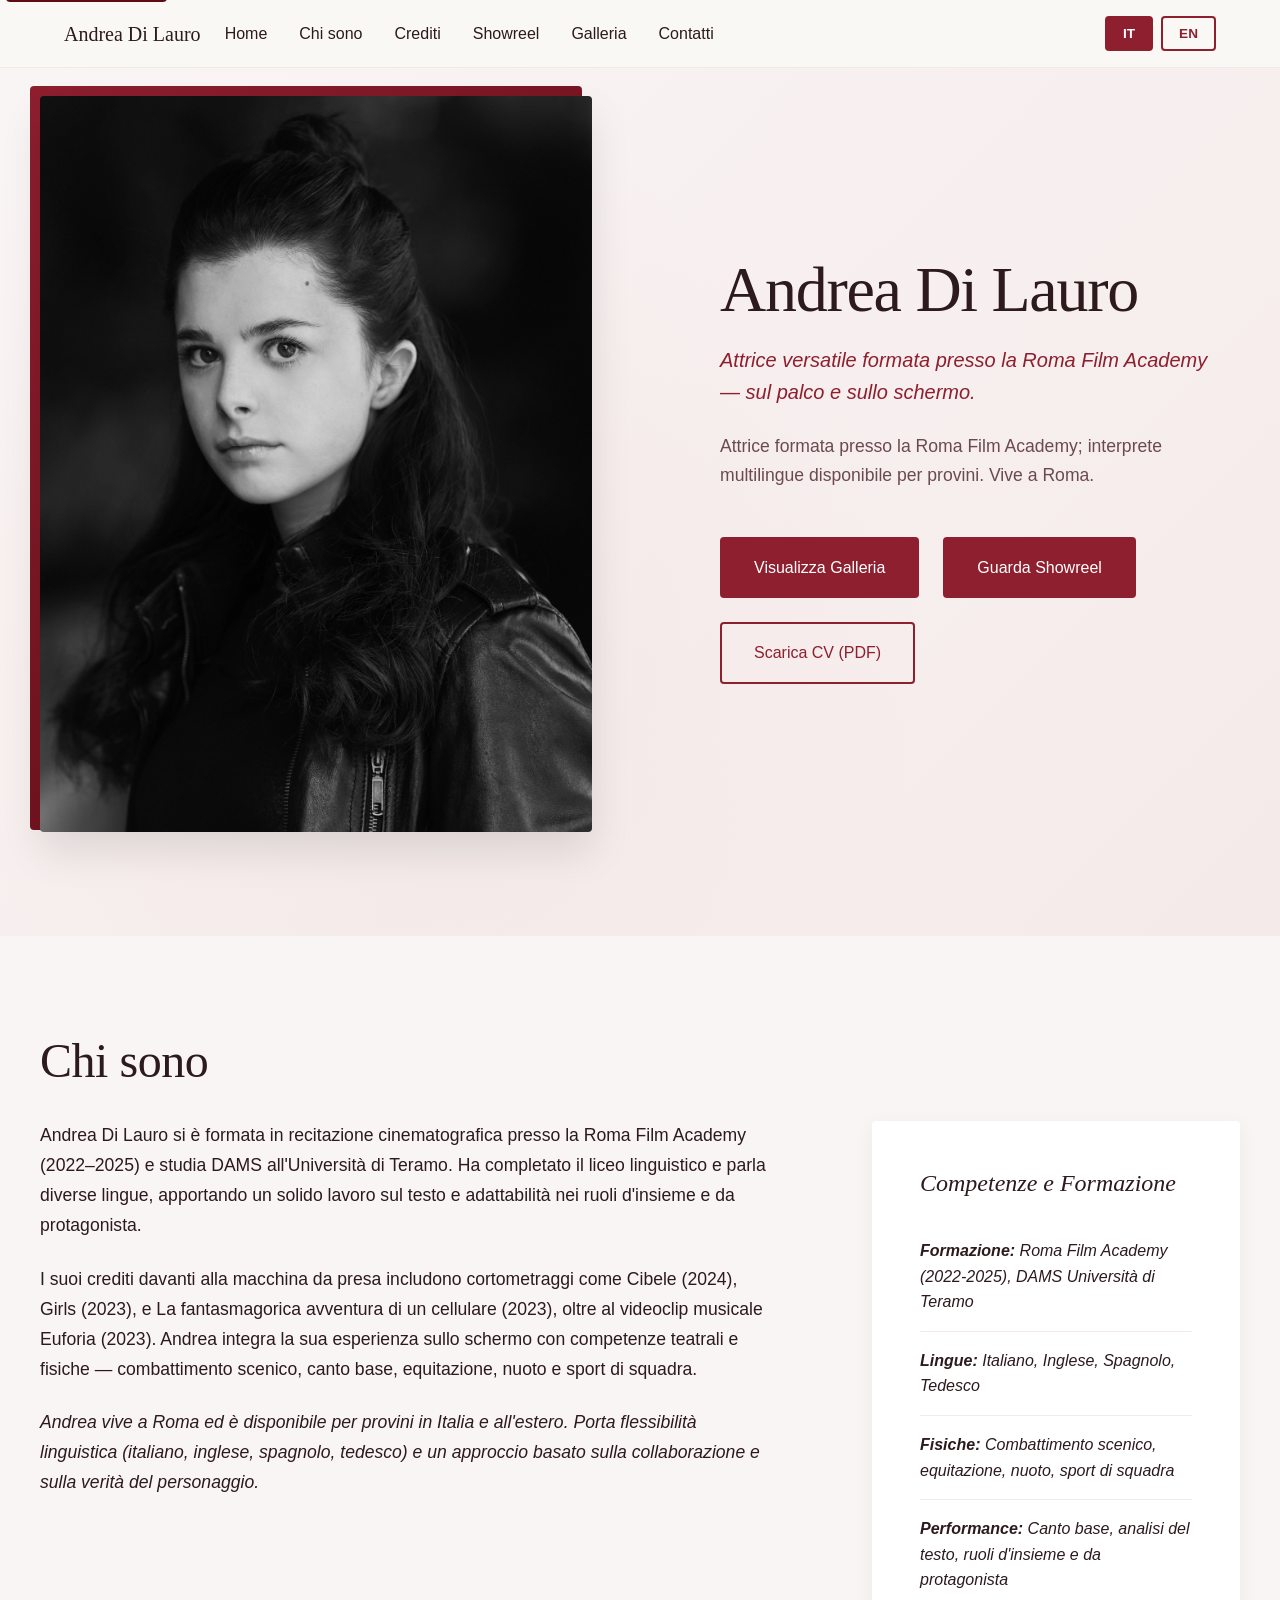
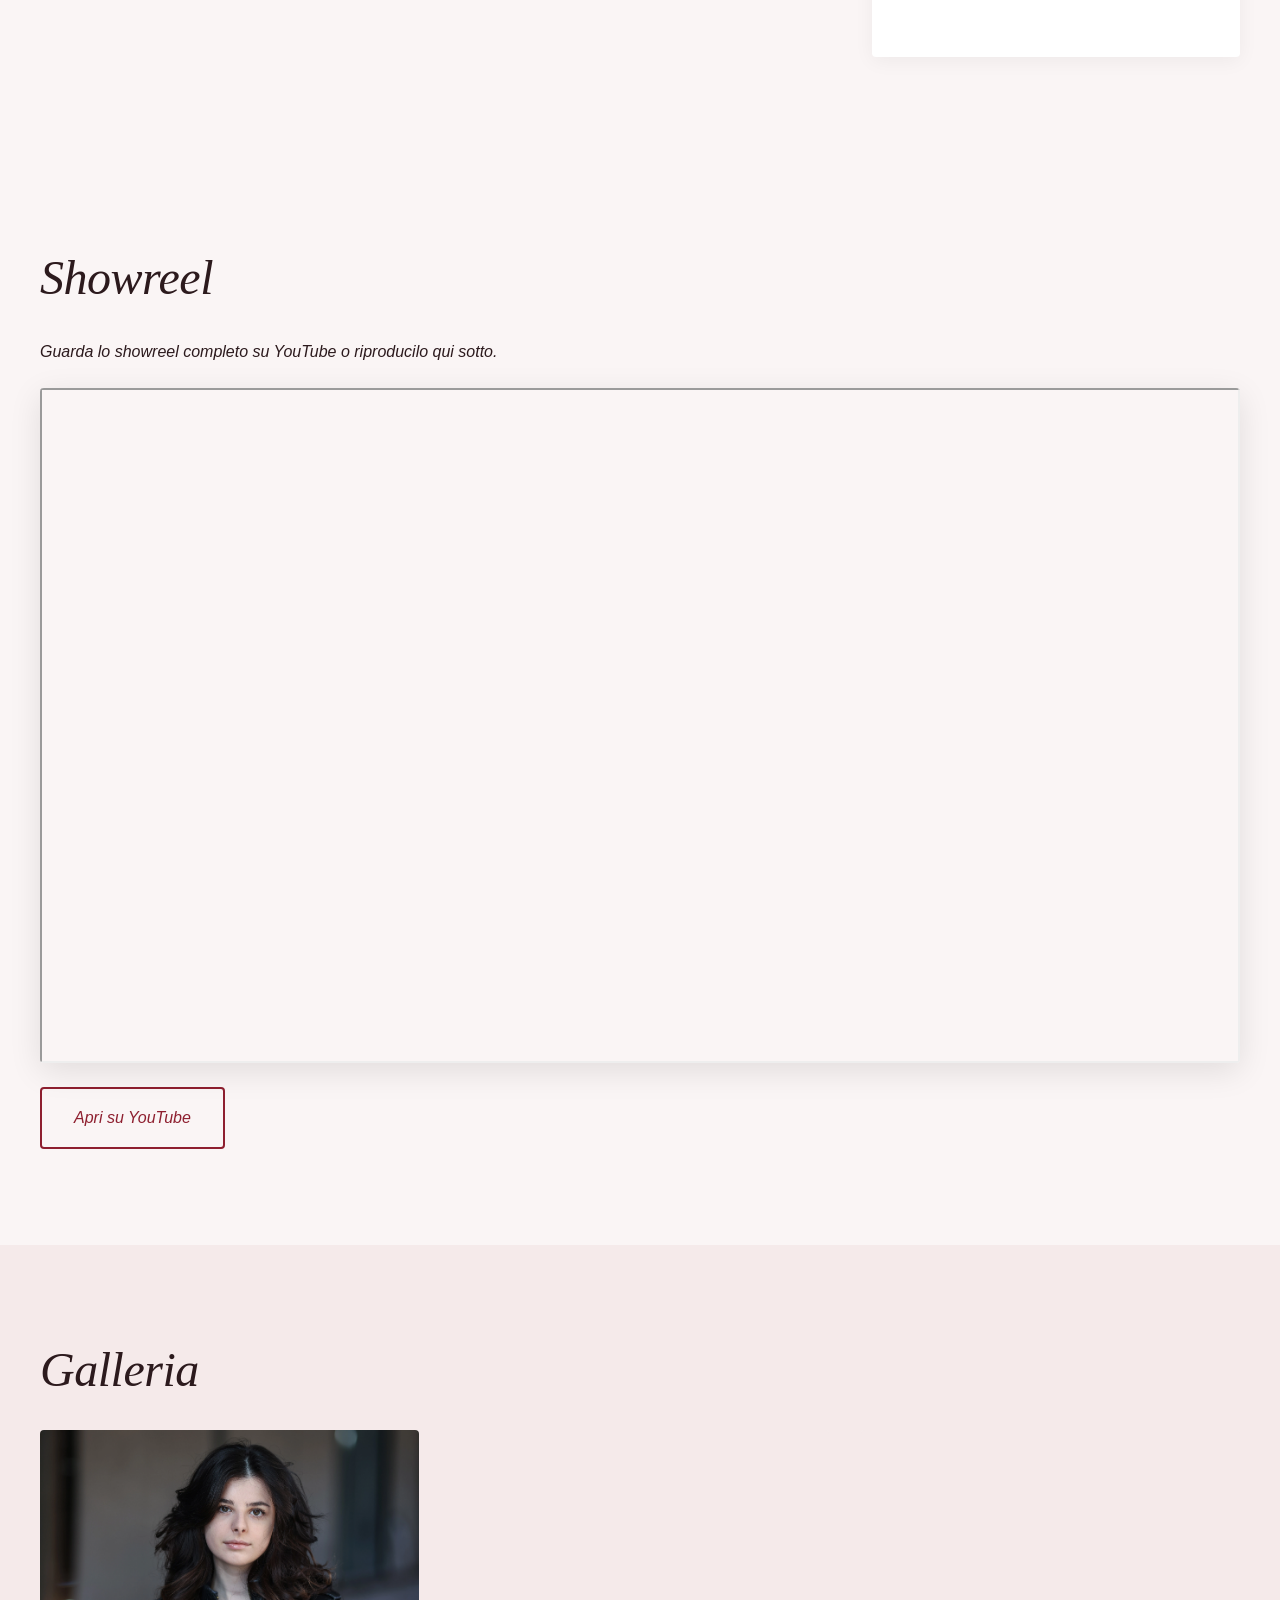
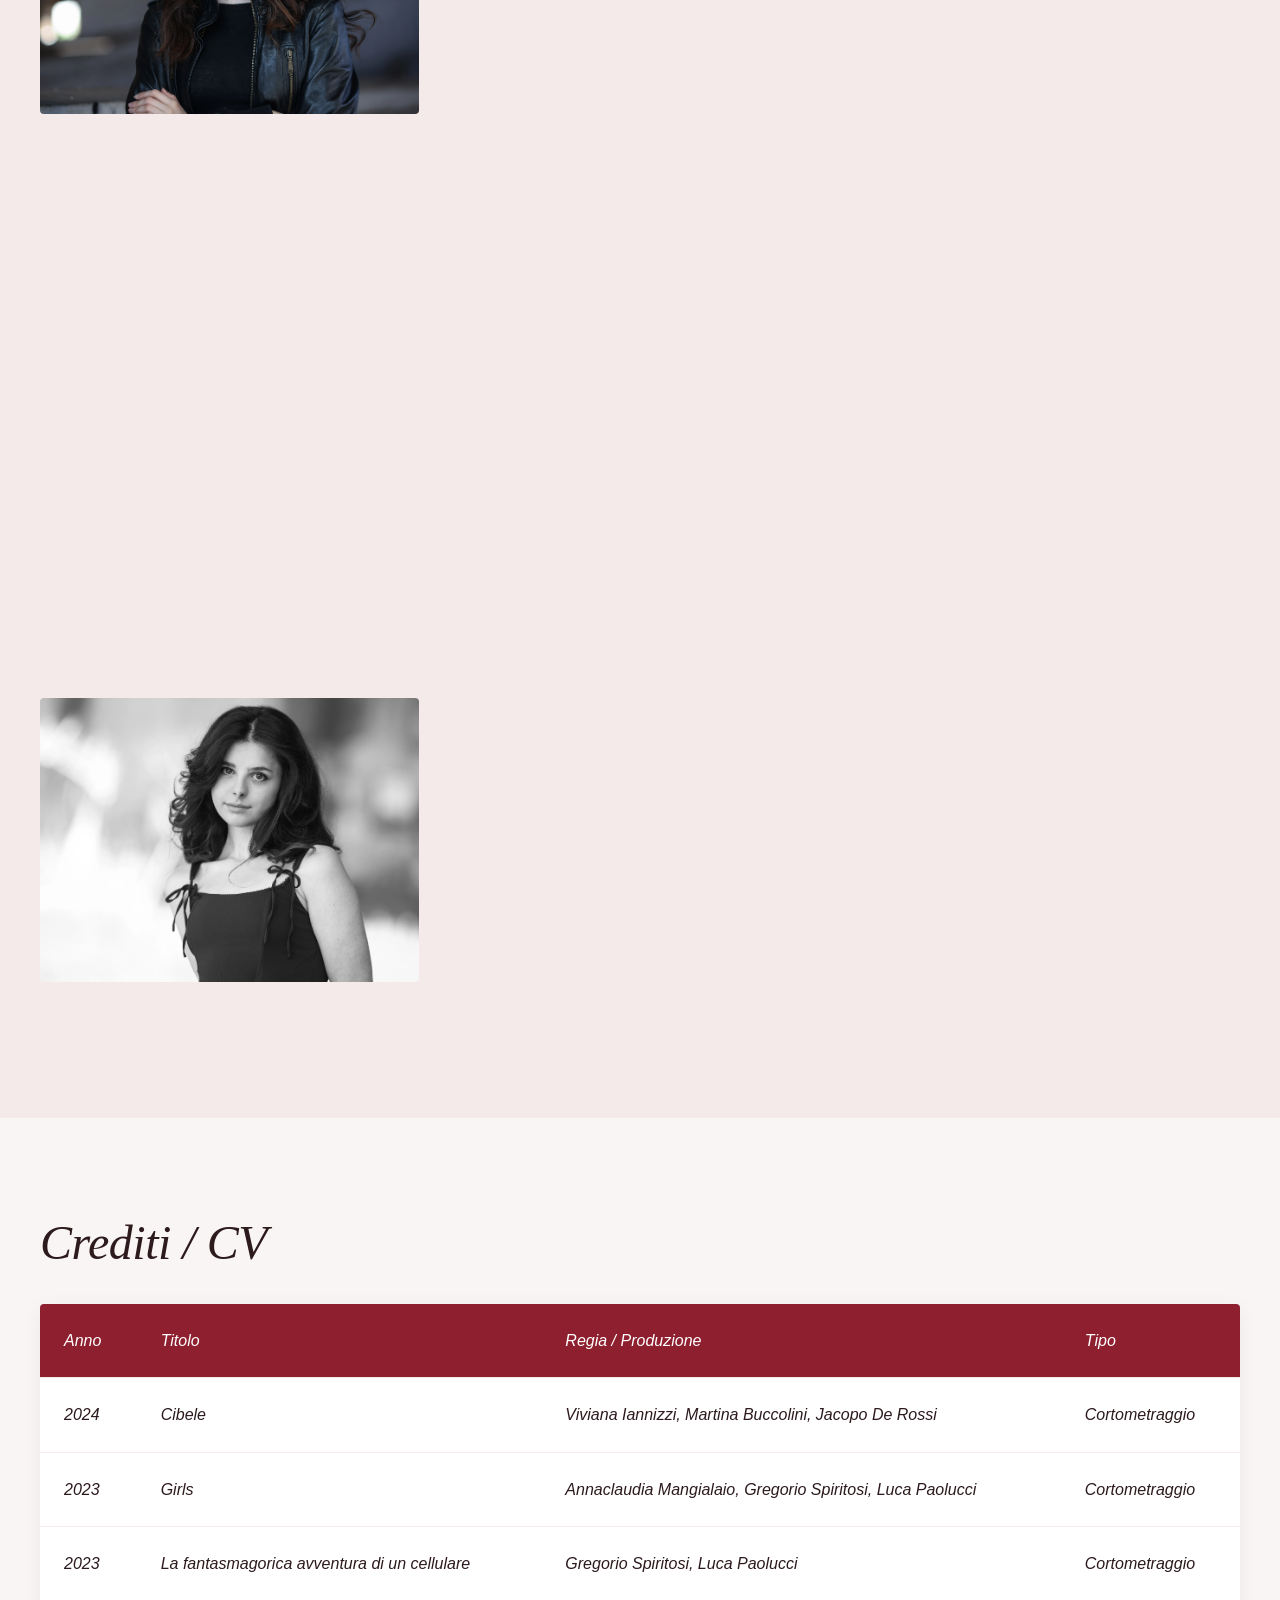
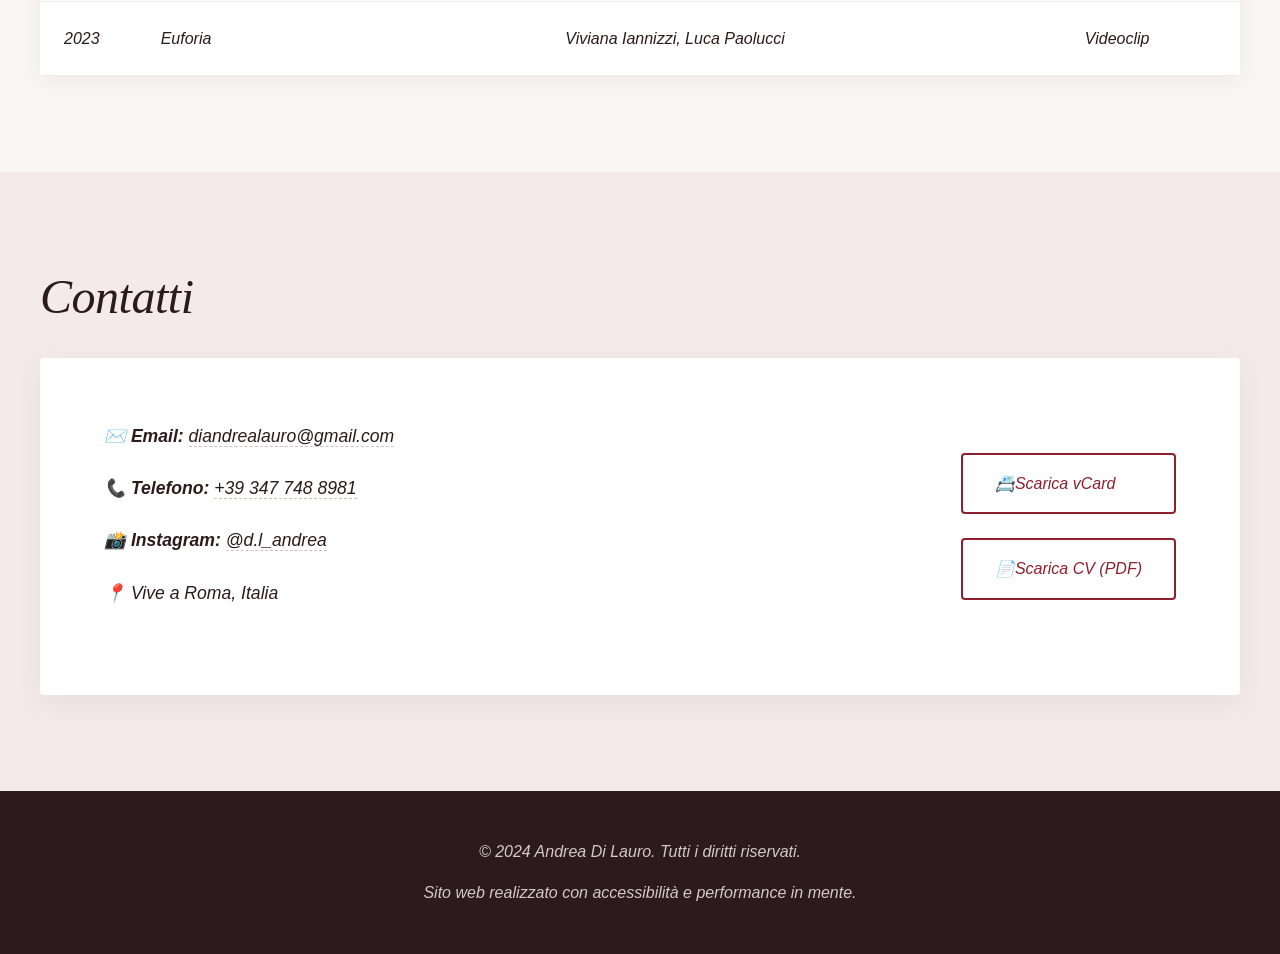
<file: lyr9w3p7q6/index.html>
<!DOCTYPE html>
<html lang="it-IT">
<head>
    <meta charset="UTF-8">
    <meta name="viewport" content="width=device-width, initial-scale=1.0">
    <meta name="robots" content="noindex, nofollow, noarchive, nosnippet, noimageindex">
    <meta name="googlebot" content="noindex, nofollow, noarchive, nosnippet, noimageindex">
    <meta name="referrer" content="no-referrer">
    <meta name="google" content="notranslate">
    
    <!-- Cache control for language switching -->
    <meta http-equiv="Cache-Control" content="no-cache, no-store, must-revalidate">
    <meta http-equiv="Pragma" content="no-cache">
    <meta http-equiv="Expires" content="0">
    <title>Andrea Di Lauro</title>

    <!-- Favicon -->
    <link rel="icon" type="image/x-icon" href="/assets/favicon.ico">

    <!-- Stylesheets -->
    <link rel="stylesheet" href="/css/main.css">

    <!-- Preload critical resources -->
    <link rel="preload" href="/assets/headshots/headshot-01-hero.webp" as="image" type="image/webp">
</head>
<body>
    <!-- Skip Link -->
    <a class="skip-link" href="#main">Skip to main content</a>

    <!-- Navigation -->
    <nav class="site-nav" role="navigation" aria-label="Main navigation">
        <div class="nav-container">
            <a href="#home" class="nav-logo">Andrea Di Lauro</a>
            <button class="nav-toggle" aria-label="Toggle navigation" aria-expanded="false">
                <span></span>
                <span></span>
                <span></span>
            </button>
            <ul class="nav-menu">
                <li><a href="#home" data-translate="nav.home">Home</a></li>
                <li><a href="#about" data-translate="nav.about">Chi sono</a></li>
                <li><a href="#credits" data-translate="nav.credits">Crediti</a></li>
                <li><a href="#showreel" data-translate="nav.showreel">Showreel</a></li>
                <li><a href="#gallery" data-translate="nav.gallery">Galleria</a></li>
                <!-- <li><a href="#press" data-translate="nav.press">Stampa</a></li> -->
                <li><a href="#contact" data-translate="nav.contact">Contatti</a></li>
            </ul>
            <div class="language-switcher">
                <button class="lang-btn active" data-lang="it" aria-label="Italiano">IT</button>
                <button class="lang-btn" data-lang="en" aria-label="English">EN</button>
            </div>
        </div>
    </nav>

    <!-- Hero Section -->
    <header id="home" class="site-hero" role="banner">
        <div class="hero-inner">
            <div class="hero-photo">
                <picture>
                    <source type="image/webp" srcset="/assets/headshots/headshot-01-hero.webp">
                    <img src="/assets/headshots/headshot-01-hero.jpg" alt="Andrea Di Lauro — headshot" loading="eager" width="800" height="1000">
                </picture>
            </div>
            <div class="hero-copy">
                <h1>Andrea Di Lauro</h1>
                <p class="tagline" data-translate="hero.tagline">Attrice versatile formata presso la Roma Film Academy — sul palco e sullo schermo.</p>
                <p class="hero-intro" data-translate="hero.intro">Attrice formata presso la Roma Film Academy; interprete multilingue disponibile per provini. Vive a Roma.</p>
                <div class="hero-ctas">
                    <a class="btn" href="#gallery" data-translate="hero.viewGallery">Visualizza Galleria</a>
                    <a class="btn" href="#showreel" data-translate="hero.watchShowreel">Guarda Showreel</a>
                    <a class="btn ghost" href="/assets/resume/andrea-di-lauro-resume.pdf" download data-translate="hero.downloadCV">Scarica CV (PDF)</a>
                </div>
            </div>
        </div>
    </header>

    <!-- Main Content -->
    <main id="main" role="main">

        <!-- About Section -->
        <section id="about" class="section">
            <div class="container">
                <h2 data-translate="about.title">Chi sono</h2>
                <div class="about-content">
                    <div class="about-text">
                        <p data-translate="about.p1">Andrea Di Lauro si è formata in recitazione cinematografica presso la Roma Film Academy (2022–2025) e studia DAMS all'Università di Teramo. Ha completato il liceo linguistico e parla diverse lingue, apportando un solido lavoro sul testo e adattabilità nei ruoli d'insieme e da protagonista.</p>
                        
                        <p data-translate="about.p2">I suoi crediti davanti alla macchina da presa includono cortometraggi come <em>Cibele</em> (2024), <em>Girls</em> (2023), e <em>La fantasmagorica avventura di un cellulare</p>
                        
                        <p data-translate="about.p3">Andrea vive a Roma ed è disponibile per provini in Italia e all'estero. Porta flessibilità linguistica (italiano, inglese, spagnolo, tedesco) e un approccio basato sulla collaborazione e sulla verità del personaggio.</p>
                    </div>
                    <div class="about-skills">
                        <h3 data-translate="about.skillsTitle">Competenze e Formazione</h3>
                        <ul>
                            <li><strong data-translate="about.training">Formazione:</strong> <span data-translate="about.trainingDetails">Roma Film Academy (2022-2025), DAMS Università di Teramo</span></li>
                            <li><strong data-translate="about.languages">Lingue:</strong> <span data-translate="about.languagesList">Italiano, Inglese, Spagnolo, Tedesco</span></li>
                            <li><strong data-translate="about.physical">Fisiche:</strong> <span data-translate="about.physicalSkills">Combattimento scenico, equitazione, nuoto, sport di squadra</span></li>
                            <li><strong data-translate="about.performance">Performance:</strong> <span data-translate="about.performanceSkills">Canto base, analisi del testo, ruoli d'insieme e da protagonista</span></li>
                        </ul>
                    </div>
                </div>
            </div>
        </section>

        <!-- Showreel Section -->
        <section id="showreel" class="section">
            <div class="container">
                <h2 data-translate="showreel.title">Showreel</h2>
                <div class="showreel-content">
                    <p data-translate="showreel.description">Guarda lo showreel completo su YouTube o riproducilo qui sotto.</p>
                    <div class="video-embed">
                        <iframe
                            src="https://www.youtube-nocookie.com/embed/vU5zJatDMxA"
                            title="Andrea Di Lauro — Showreel"
                            data-translate-attr="title:showreel.videoTitle"
                            loading="lazy"
                            allow="accelerometer; autoplay; clipboard-write; encrypted-media; gyroscope; picture-in-picture; web-share"
                            referrerpolicy="strict-origin-when-cross-origin"
                            allowfullscreen>
                        </iframe>
                    </div>
                    <div class="showreel-actions">
                        <a class="btn ghost" href="https://youtu.be/vU5zJatDMxA?is=PQZuMZERiVWAyVzn" target="_blank" rel="noopener noreferrer" data-translate="showreel.watchOnYouTube">Apri su YouTube</a>
                    </div>
                </div>
            </div>
        </section>

        <!-- Gallery Section -->
        <section id="gallery" class="section">
            <div class="container">
                <h2 data-translate="gallery.title">Gallery</h2>
                <div class="gallery-grid">
                    <figure class="gallery-item">
                        <a href="/assets/headshots/FotoAndreaDiLauro1.jpg" data-lightbox="gallery">
                            <picture>
                                <source type="image/webp" srcset="/assets/headshots/FotoAndreaDiLauro1.webp">
                                <img src="/assets/headshots/FotoAndreaDiLauro1.jpg" alt="Andrea Di Lauro headshot" loading="lazy" decoding="async">
                            </picture>
                        </a>
                    </figure>

                    <figure class="gallery-item">
                        <a href="/assets/gallery/gallery-01-1200.jpg" data-lightbox="gallery">
                            <picture>
                                <source type="image/webp" srcset="/assets/gallery/gallery-01-1200.webp">
                                <img src="/assets/gallery/gallery-01-1200.jpg" alt="Andrea Di Lauro portrait" loading="lazy" decoding="async">
                            </picture>
                        </a>
                    </figure>

                    <figure class="gallery-item">
                        <a href="/assets/gallery/gallery-02-1200.jpg" data-lightbox="gallery">
                            <picture>
                                <source type="image/webp" srcset="/assets/gallery/gallery-02-1200.webp">
                                <img src="/assets/gallery/gallery-02-1200.jpg" alt="Andrea Di Lauro portrait" loading="lazy" decoding="async">
                            </picture>
                        </a>
                    </figure>
                    
                    <figure class="gallery-item">
                        <a href="/assets/gallery/4U4A1829.jpg" data-lightbox="gallery">
                            <picture>
                                <source type="image/webp" srcset="/assets/gallery/4U4A1829.webp">
                                <img src="/assets/gallery/4U4A1829.jpg" alt="Andrea Di Lauro portrait" loading="lazy" decoding="async">
                            </picture>
                        </a>
                    </figure>
                    
                    <figure class="gallery-item">
                        <a href="/assets/gallery/4U4A1921.jpg" data-lightbox="gallery">
                            <picture>
                                <source type="image/webp" srcset="/assets/gallery/4U4A1921.webp">
                                <img src="/assets/gallery/4U4A1921.jpg" alt="Andrea Di Lauro portrait" loading="lazy" decoding="async">
                            </picture>
                        </a>
                    </figure>
                    
                    <figure class="gallery-item">
                        <a href="/assets/gallery/4U4A2053 copiabn.jpg" data-lightbox="gallery">
                            <picture>
                                <source type="image/webp" srcset="/assets/gallery/4U4A2053 copiabn.webp">
                                <img src="/assets/gallery/4U4A2053 copiabn.jpg" alt="Andrea Di Lauro black and white portrait" loading="lazy" decoding="async">
                            </picture>
                        </a>
                    </figure>
                    
                    <figure class="gallery-item">
                        <a href="/assets/headshots/headshot-01-large.jpg" data-lightbox="gallery">
                            <picture>
                                <source type="image/webp" srcset="/assets/headshots/headshot-01-large.webp">
                                <img src="/assets/headshots/headshot-01-large.jpg" alt="Andrea Di Lauro headshot" loading="lazy" decoding="async">
                            </picture>
                        </a>
                    </figure>
                </div>
            </div>
        </section>

        <!-- Credits Section -->
        <section id="credits" class="section">
            <div class="container">
                <h2 data-translate="credits.title">Crediti / CV</h2>
                <div class="credits-content">
                    <table class="credits-table">
                        <thead>
                            <tr>
                                <th data-translate="credits.year">Anno</th>
                                <th data-translate="credits.titleCol">Titolo</th>
                                <th data-translate="credits.director">Regia / Produzione</th>
                                <th data-translate="credits.type">Tipo</th>
                            </tr>
                        </thead>
                        <tbody>
                            <tr>
                                <td>2024</td>
                                <td>Cibele</td>
                                <td>Viviana Iannizzi, Martina Buccolini, Jacopo De Rossi</td>
                                <td data-translate="credits.shortFilm">Cortometraggio</td>
                            </tr>
                            <tr>
                                <td>2023</td>
                                <td>Girls</td>
                                <td>Annaclaudia Mangialaio, Gregorio Spiritosi, Luca Paolucci</td>
                                <td data-translate="credits.shortFilm">Cortometraggio</td>
                            </tr>
                            <tr>
                                <td>2023</td>
                                <td>La fantasmagorica avventura di un cellulare</td>
                                <td>Gregorio Spiritosi, Luca Paolucci</td>
                                <td data-translate="credits.shortFilm">Cortometraggio</td>
                            </tr>
                            <tr>
                                <td>2023</td>
                                <td>Euforia</td>
                                <td>Viviana Iannizzi, Luca Paolucci</td>
                                <td data-translate="credits.musicVideo">Videoclip</td>
                            </tr>
                        </tbody>
                    </table>
                </div>
            </div>
        </section>

        <!-- Contact Section -->
        <section id="contact" class="section">
            <div class="container">
                <h2 data-translate="contact.title">Contatti</h2>
                <div class="contact-card">
                    <div class="contact-card__details">
                    <p><strong><span aria-hidden="true">✉️</span> Email:</strong> <a href="mailto:diandrealauro@gmail.com">diandrealauro@gmail.com</a></p>
                    <p><strong><span aria-hidden="true">📞</span> Telefono:</strong> <a href="tel:+393477488981">+39 347 748 8981</a></p>
                    <p><strong><span aria-hidden="true">📸</span> Instagram:</strong> <a href="https://instagram.com/d.l_andrea" target="_blank" rel="noopener">@d.l_andrea</a></p>
                    <p><strong><span aria-hidden="true">📍</span></strong> <span data-translate="contact.location">Vive a Roma, Italia</span></p>
                    </div>
                    <div class="contact-card__actions">
                    <a href="/assets/vcards/andrea-di-lauro.vcf" download class="btn ghost"><span aria-hidden="true">📇</span> <span data-translate="contact.downloadVcard">Scarica vCard</span></a>
                    <a href="/assets/resume/andrea-di-lauro-resume.pdf" download class="btn ghost"><span aria-hidden="true">📄</span> <span data-translate="contact.downloadCV">Scarica CV (PDF)</span></a>
                    </div>
                </div>
            </div>
        </section>

    </main>

    <!-- Footer -->
    <footer class="site-footer" role="contentinfo">
        <div class="container">
            <div class="footer-content">
                <p data-translate="footer.copyright">&copy; 2024 Andrea Di Lauro. Tutti i diritti riservati.</p>
                <p data-translate="footer.credits">Sito web realizzato con accessibilità e performance in mente.</p>
            </div>
        </div>
    </footer>

    <!-- Scripts -->
    <script src="/js/translations.js"></script>
    <script src="/js/main.js"></script>
</body>
</html>
</file>
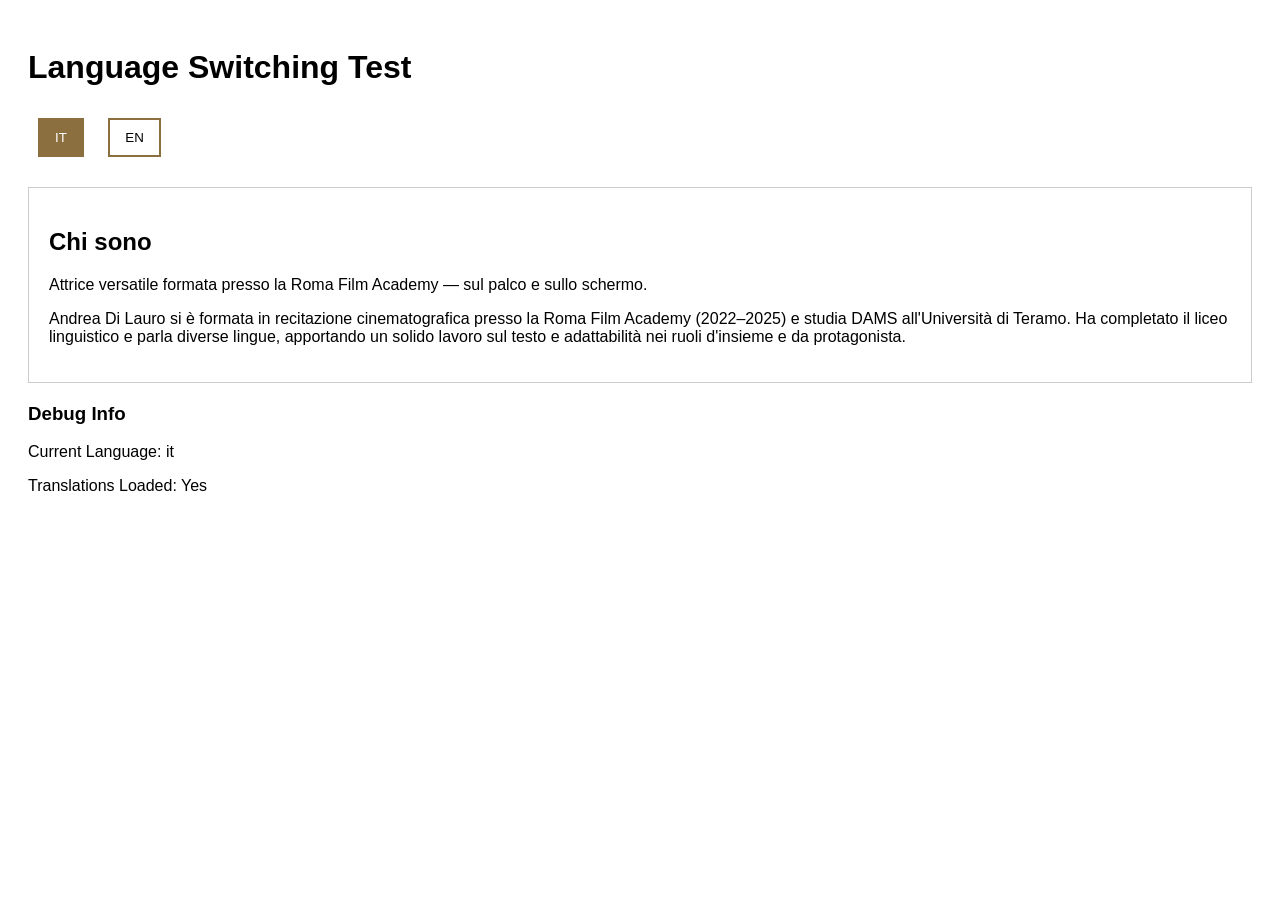
<file: test-lang.html>
<!DOCTYPE html>
<html lang="it-IT">
<head>
    <meta charset="UTF-8">
    <meta name="viewport" content="width=device-width, initial-scale=1.0">
    <meta name="robots" content="noindex, nofollow, noarchive, nosnippet, noimageindex">
    <title>Language Test</title>
    <style>
        body { font-family: Arial, sans-serif; padding: 20px; }
        .lang-btn { margin: 10px; padding: 10px 15px; border: 2px solid #8B6F3F; background: transparent; cursor: pointer; }
        .lang-btn.active { background: #8B6F3F; color: white; }
        .test-content { margin: 20px 0; padding: 20px; border: 1px solid #ccc; }
    </style>
</head>
<body>
    <h1>Language Switching Test</h1>
    
    <div class="language-switcher">
        <button class="lang-btn active" data-lang="it">IT</button>
        <button class="lang-btn" data-lang="en">EN</button>
    </div>
    
    <div class="test-content">
        <h2 data-translate="nav.about">Chi sono</h2>
        <p data-translate="hero.tagline">Attrice versatile formata presso la Roma Film Academy — sul palco e sullo schermo.</p>
        <p data-translate="about.p1">Andrea Di Lauro si è formata in recitazione cinematografica presso la Roma Film Academy (2022–2025) e studia DAMS all'Università di Teramo.</p>
    </div>
    
    <div id="debug">
        <h3>Debug Info</h3>
        <p>Current Language: <span id="current-lang">-</span></p>
        <p>Translations Loaded: <span id="translations-status">-</span></p>
    </div>

    <script src="/js/translations.js"></script>
    <script>
        // Simple test script
        document.addEventListener('DOMContentLoaded', function() {
            console.log('DOM loaded');
            console.log('Translations available:', typeof window.translations !== 'undefined');
            
            document.getElementById('translations-status').textContent = typeof window.translations !== 'undefined' ? 'Yes' : 'No';
            
            const langButtons = document.querySelectorAll('.lang-btn');
            const currentLang = 'it';
            
            document.getElementById('current-lang').textContent = currentLang;
            
            function setLanguage(lang) {
                console.log('Setting language to:', lang);
                document.getElementById('current-lang').textContent = lang;
                
                if (!window.translations || !window.translations[lang]) {
                    console.error('Translations not found for', lang);
                    return;
                }
                
                const elements = document.querySelectorAll('[data-translate]');
                console.log('Found elements to translate:', elements.length);
                
                elements.forEach(element => {
                    const key = element.dataset.translate;
                    if (window.translations[lang] && window.translations[lang][key]) {
                        element.textContent = window.translations[lang][key];
                        console.log(`Translated ${key} to:`, window.translations[lang][key]);
                    } else {
                        console.warn(`Translation key "${key}" not found for language "${lang}"`);
                    }
                });
            }
            
            function updateActiveButton(lang) {
                langButtons.forEach(button => {
                    button.classList.remove('active');
                    if (button.dataset.lang === lang) {
                        button.classList.add('active');
                    }
                });
            }
            
            langButtons.forEach(button => {
                button.addEventListener('click', function() {
                    const targetLang = this.dataset.lang;
                    console.log('Language button clicked:', targetLang);
                    setLanguage(targetLang);
                    updateActiveButton(targetLang);
                });
            });
            
            // Set initial language
            setLanguage(currentLang);
        });
    </script>
</body>
</html>
</file>
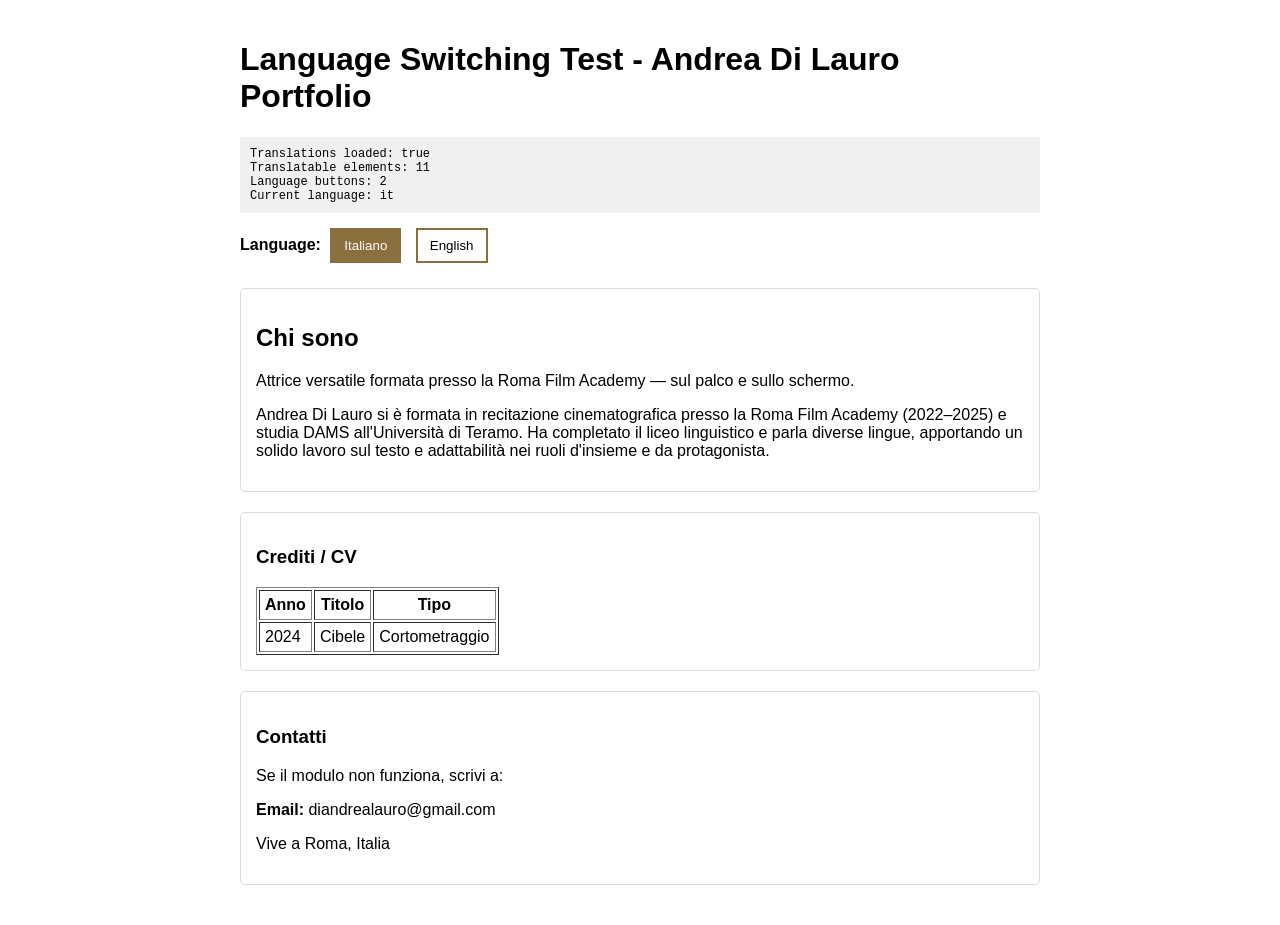
<file: test-simple.html>
<!DOCTYPE html>
<html lang="it-IT">
<head>
    <meta charset="UTF-8">
    <meta name="viewport" content="width=device-width, initial-scale=1.0">
    <meta name="robots" content="noindex, nofollow, noarchive, nosnippet, noimageindex">
    <title>Simple Language Test</title>
    <style>
        body { font-family: Arial, sans-serif; padding: 20px; max-width: 800px; margin: 0 auto; }
        .lang-btn { margin: 5px; padding: 8px 12px; border: 2px solid #8B6F3F; background: transparent; cursor: pointer; }
        .lang-btn.active { background: #8B6F3F; color: white; }
        .test-section { margin: 20px 0; padding: 15px; border: 1px solid #ddd; border-radius: 5px; }
        .debug { background: #f0f0f0; padding: 10px; margin: 10px 0; font-family: monospace; font-size: 12px; }
    </style>
</head>
<body>
    <h1>Language Switching Test - Andrea Di Lauro Portfolio</h1>
    
    <div class="debug" id="debug-info">Loading debug info...</div>
    
    <div class="language-switcher">
        <strong>Language:</strong>
        <button class="lang-btn active" data-lang="it">Italiano</button>
        <button class="lang-btn" data-lang="en">English</button>
    </div>
    
    <div class="test-section">
        <h2 data-translate="nav.about">Chi sono</h2>
        <p data-translate="hero.tagline">Attrice versatile formata presso la Roma Film Academy — sul palco e sullo schermo.</p>
        <p data-translate="about.p1">Andrea Di Lauro si è formata in recitazione cinematografica presso la Roma Film Academy (2022–2025) e studia DAMS all'Università di Teramo.</p>
    </div>
    
    <div class="test-section">
        <h3 data-translate="credits.title">Crediti / CV</h3>
        <table border="1" cellpadding="5">
            <thead>
                <tr>
                    <th data-translate="credits.year">Anno</th>
                    <th data-translate="credits.titleCol">Titolo</th>
                    <th data-translate="credits.type">Tipo</th>
                </tr>
            </thead>
            <tbody>
                <tr>
                    <td>2024</td>
                    <td>Cibele</td>
                    <td data-translate="credits.shortFilm">Cortometraggio</td>
                </tr>
            </tbody>
        </table>
    </div>
    
    <div class="test-section">
        <h3 data-translate="contact.title">Contatti</h3>
        <p data-translate="contact.emailText">Se il modulo non funziona, scrivi a:</p>
        <p><strong>Email:</strong> diandrealauro@gmail.com</p>
        <p data-translate="contact.location">Vive a Roma, Italia</p>
    </div>

    <script src="/js/translations.js"></script>
    <script>
        // Debug and test script
        document.addEventListener('DOMContentLoaded', function() {
            const debugInfo = document.getElementById('debug-info');
            
            // Update debug info
            function updateDebug() {
                const translationsLoaded = typeof window.translations !== 'undefined';
                const elementsCount = document.querySelectorAll('[data-translate]').length;
                const buttonsCount = document.querySelectorAll('.lang-btn').length;
                
                debugInfo.innerHTML = `
                    Translations loaded: ${translationsLoaded}<br>
                    Translatable elements: ${elementsCount}<br>
                    Language buttons: ${buttonsCount}<br>
                    Current language: <span id="current-lang">it</span>
                `;
            }
            
            updateDebug();
            
            // Language switching logic
            const langButtons = document.querySelectorAll('.lang-btn');
            let currentLang = 'it';
            
            function setLanguage(lang) {
                console.log('Setting language to:', lang);
                currentLang = lang;
                document.getElementById('current-lang').textContent = lang;
                
                if (!window.translations || !window.translations[lang]) {
                    console.error('Translations not found for', lang);
                    return;
                }
                
                const elements = document.querySelectorAll('[data-translate]');
                let success = 0, failed = 0;
                
                elements.forEach(element => {
                    const key = element.dataset.translate;
                    if (window.translations[lang][key]) {
                        element.textContent = window.translations[lang][key];
                        success++;
                    } else {
                        console.warn(`Missing translation: ${key} for ${lang}`);
                        failed++;
                    }
                });
                
                console.log(`Translation result: ${success} success, ${failed} failed`);
            }
            
            function updateActiveButton(lang) {
                langButtons.forEach(button => {
                    button.classList.remove('active');
                    if (button.dataset.lang === lang) {
                        button.classList.add('active');
                    }
                });
            }
            
            // Add click listeners
            langButtons.forEach(button => {
                button.addEventListener('click', function() {
                    const targetLang = this.dataset.lang;
                    console.log('Language button clicked:', targetLang);
                    setLanguage(targetLang);
                    updateActiveButton(targetLang);
                });
            });
            
            // Initial setup
            setLanguage('it');
            updateActiveButton('it');
        });
    </script>
</body>
</html>
</file>
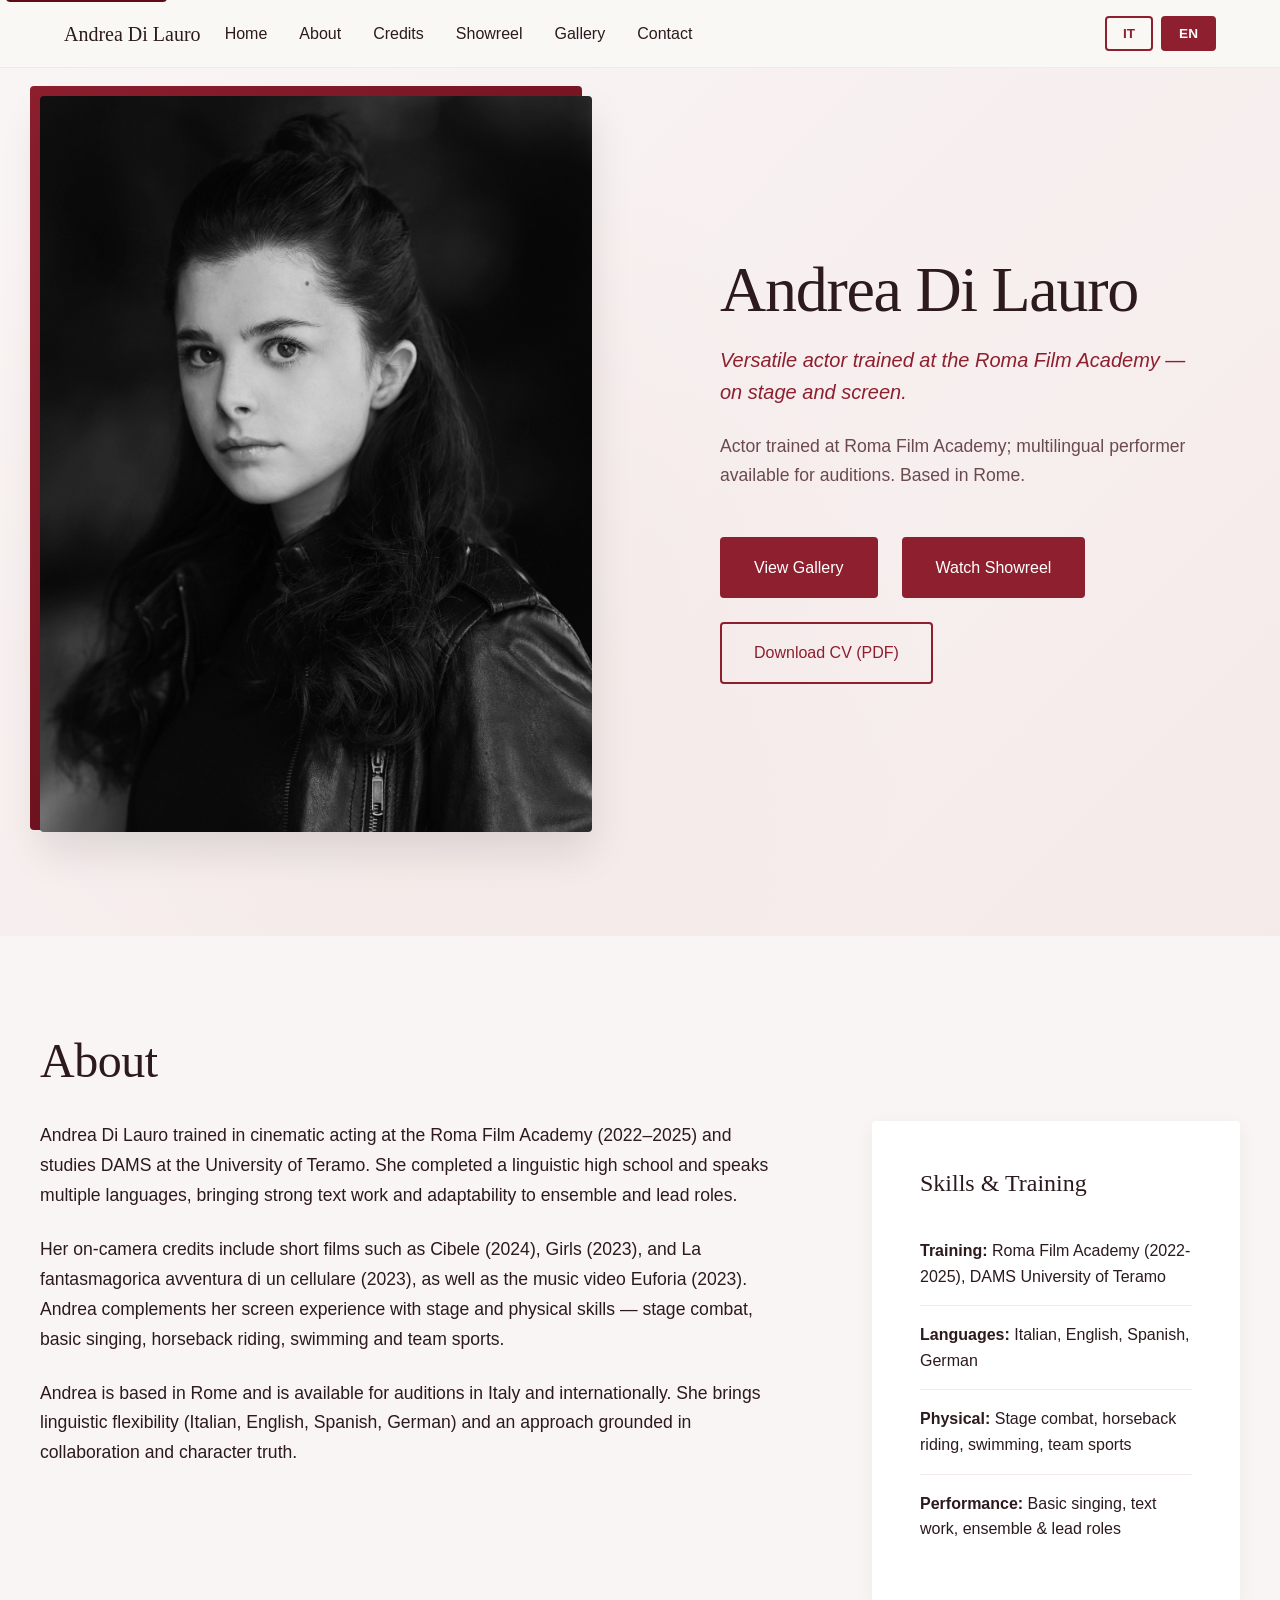
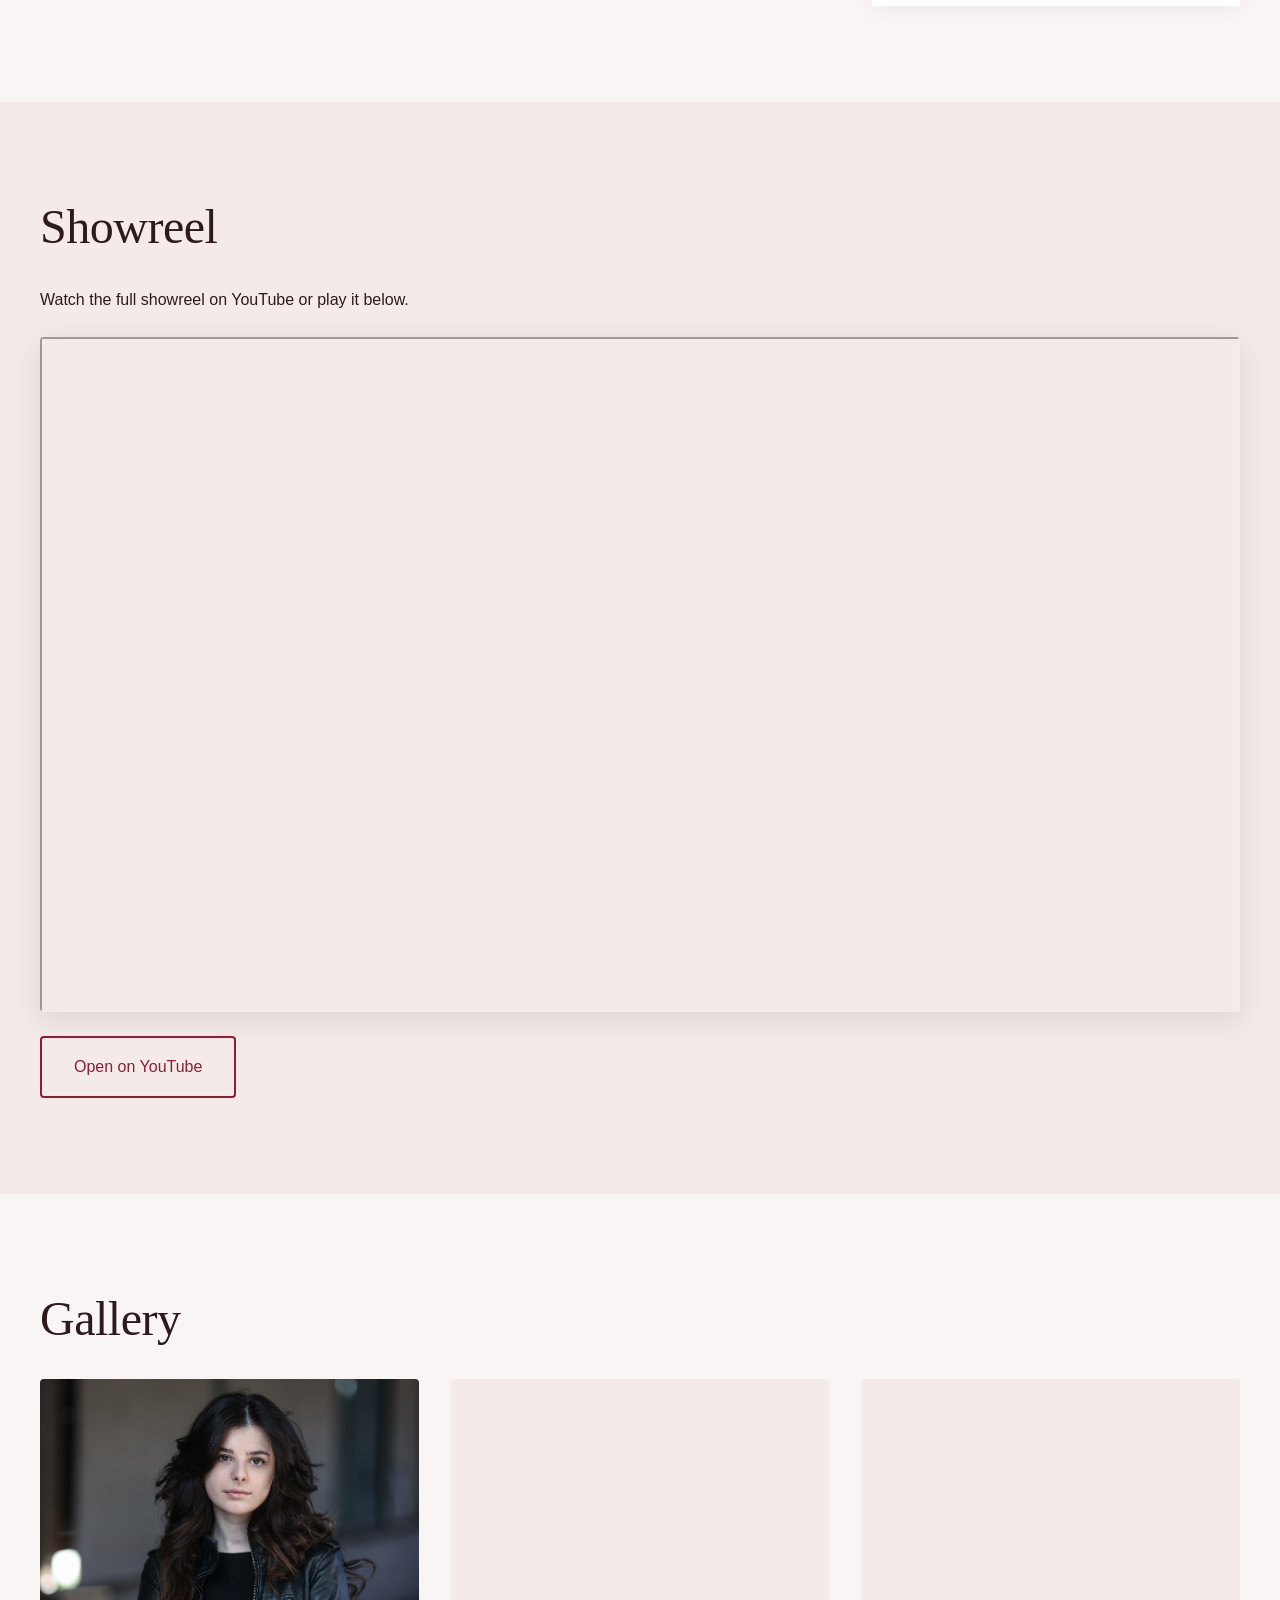
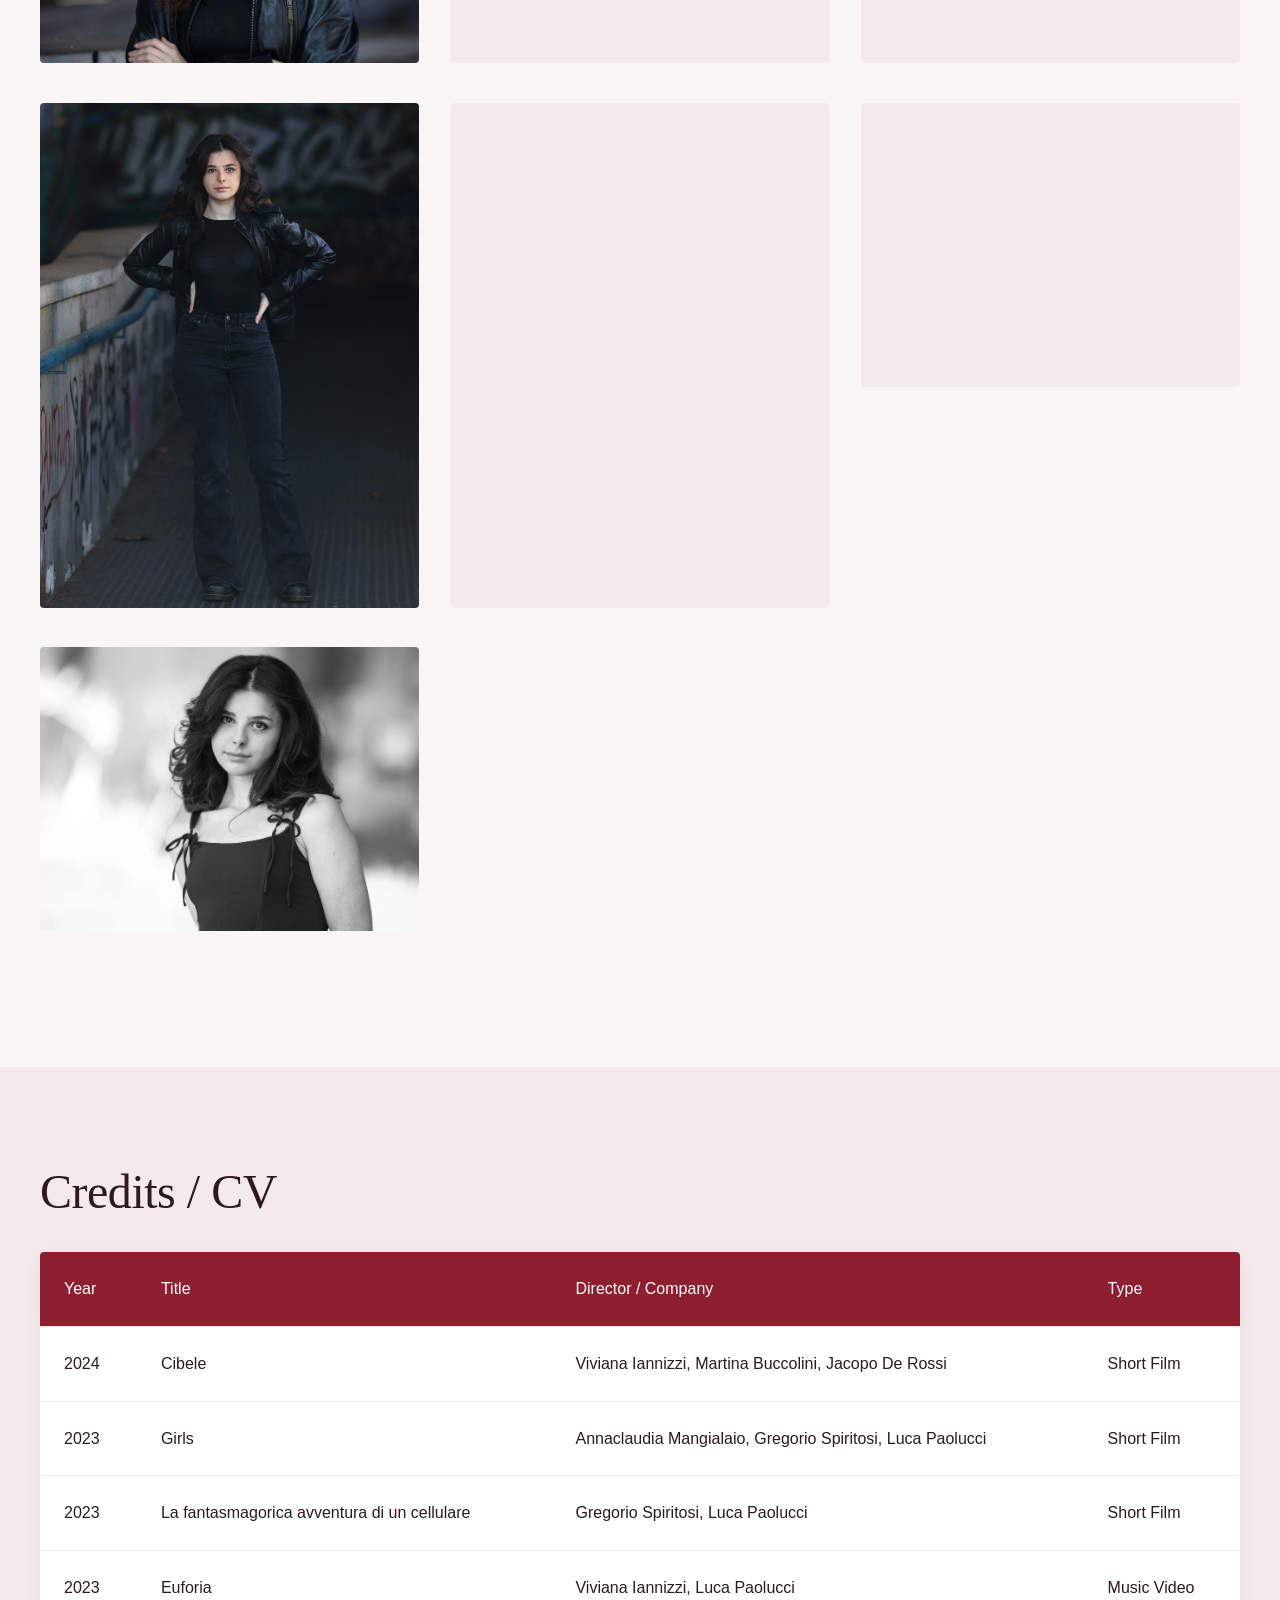
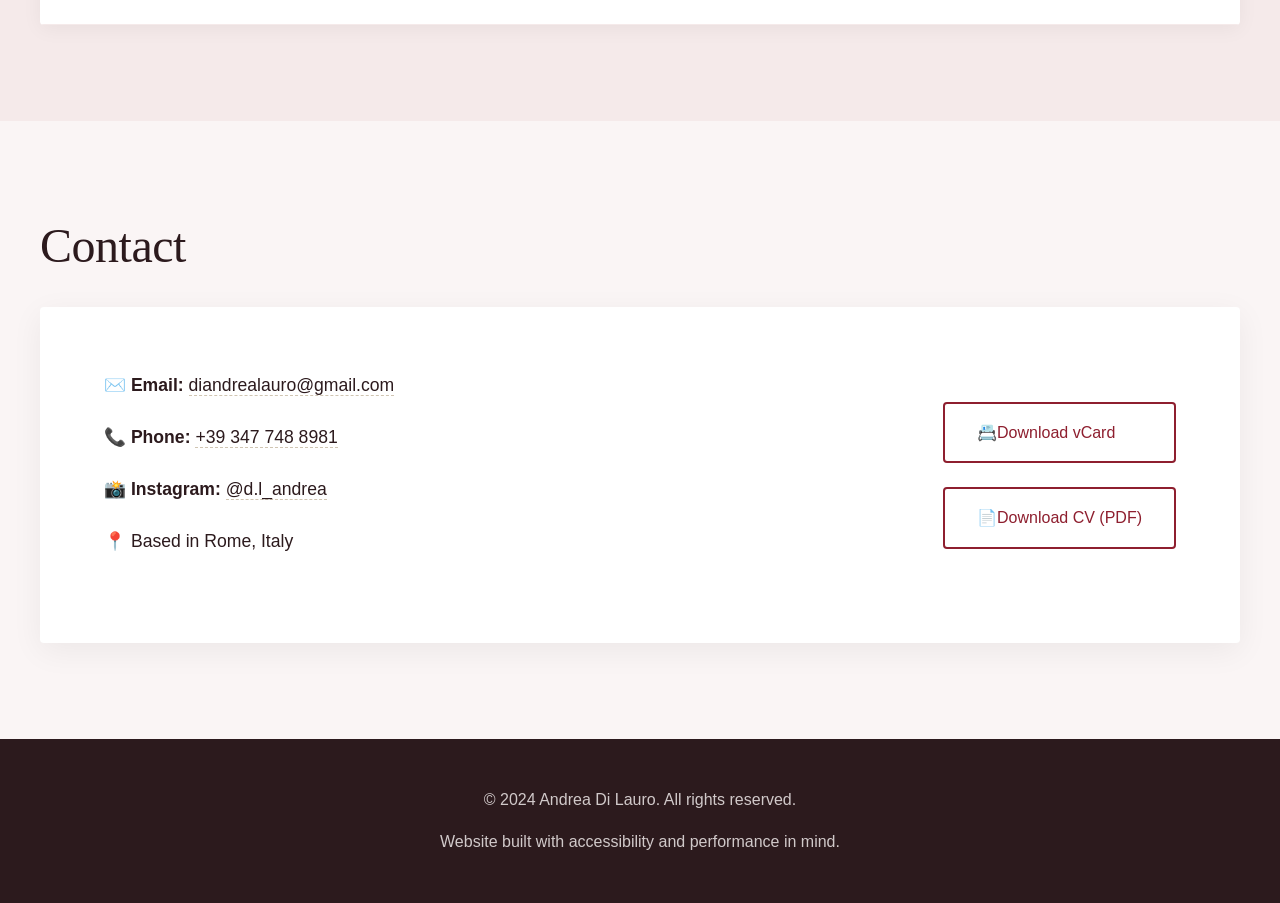
<file: lyr9w3p7q6/en.html>
<!DOCTYPE html>
<html lang="en-GB">
<head>
    <meta charset="UTF-8">
    <meta name="viewport" content="width=device-width, initial-scale=1.0">
    <meta name="robots" content="noindex, nofollow, noarchive, nosnippet, noimageindex">
    <meta name="googlebot" content="noindex, nofollow, noarchive, nosnippet, noimageindex">
    <meta name="referrer" content="no-referrer">
    <meta name="google" content="notranslate">
    
    <!-- Cache control for language switching -->
    <meta http-equiv="Cache-Control" content="no-cache, no-store, must-revalidate">
    <meta http-equiv="Pragma" content="no-cache">
    <meta http-equiv="Expires" content="0">
    <title>Andrea Di Lauro</title>

    <!-- Favicon -->
    <link rel="icon" type="image/x-icon" href="/assets/favicon.ico">
    
    <!-- Stylesheets -->
    <link rel="stylesheet" href="/css/main.css">
    
    <!-- Preload critical resources -->
    <link rel="preload" href="/assets/headshots/headshot-01-hero.webp" as="image" type="image/webp">
</head>
<body>
    <!-- Skip Link -->
    <a class="skip-link" href="#main">Skip to main content</a>

    <!-- Navigation -->
    <nav class="site-nav" role="navigation" aria-label="Main navigation">
        <div class="nav-container">
            <a href="#home" class="nav-logo">Andrea Di Lauro</a>
            <button class="nav-toggle" aria-label="Toggle navigation" aria-expanded="false">
                <span></span>
                <span></span>
                <span></span>
            </button>
            <ul class="nav-menu">
                <li><a href="#home" data-translate="nav.home">Home</a></li>
                <li><a href="#about" data-translate="nav.about">Chi sono</a></li>
                <li><a href="#credits" data-translate="nav.credits">Crediti</a></li>
                <li><a href="#showreel" data-translate="nav.showreel">Showreel</a></li>
                <li><a href="#gallery" data-translate="nav.gallery">Galleria</a></li>
                <!-- <li><a href="#press" data-translate="nav.press">Stampa</a></li> -->
                <li><a href="#contact" data-translate="nav.contact">Contatti</a></li>
            </ul>
            <div class="language-switcher">
                <button class="lang-btn" data-lang="it" aria-label="Italiano">IT</button>
                <button class="lang-btn active" data-lang="en" aria-label="English">EN</button>
            </div>
        </div>
    </nav>

    <!-- Hero Section -->
    <header id="home" class="site-hero" role="banner">
        <div class="hero-inner">
            <div class="hero-photo">
                <picture>
                    <source type="image/webp" srcset="/assets/headshots/headshot-01-hero.webp">
                    <img src="/assets/headshots/headshot-01-hero.jpg" alt="Andrea Di Lauro — headshot" loading="eager" width="800" height="1000">
                </picture>
            </div>
            <div class="hero-copy">
                <h1>Andrea Di Lauro</h1>
                <p class="tagline" data-translate="hero.tagline">Versatile actor trained at the Roma Film Academy — on stage and screen.</p>
                <p class="hero-intro" data-translate="hero.intro">Actor trained at Roma Film Academy; multilingual performer available for auditions. Based in Rome.</p>
                <div class="hero-ctas">
                    <a class="btn" href="#gallery" data-translate="hero.viewGallery">View Gallery</a>
                    <a class="btn" href="#showreel" data-translate="hero.watchShowreel">Watch Showreel</a>
                    <a class="btn ghost" href="/assets/resume/andrea-di-lauro-resume.pdf" download data-translate="hero.downloadCV">Download CV (PDF)</a>
                </div>
            </div>
        </div>
    </header>

    <!-- Main Content -->
    <main id="main" role="main">

        <!-- About Section -->
        <section id="about" class="section">
            <div class="container">
                <h2 data-translate="about.title">About</h2>
                <div class="about-content">
                    <div class="about-text">
                        <p data-translate="about.p1">Andrea Di Lauro trained in cinematic acting at the Roma Film Academy (2022–2025) and studies DAMS at the University of Teramo. She completed a linguistic high school and speaks multiple languages, bringing strong text work and adaptability to ensemble and lead roles.</p>
                        
                        <p data-translate="about.p2">Her on-camera credits include short films such as Cibele (2024), Girls (2023), and La fantasmagorica avventura di un cellulare (2023), as well as the music video Euforia (2023). Andrea complements her screen experience with stage and physical skills — stage combat, basic singing, horseback riding, swimming and team sports.</p>
                        
                        <p data-translate="about.p3">Andrea is based in Rome and is available for auditions in Italy and internationally. She brings linguistic flexibility (Italian, English, Spanish, German) and an approach grounded in collaboration and character truth.</p>
                    </div>
                    <div class="about-skills">
                        <h3 data-translate="about.skillsTitle">Skills & Training</h3>
                        <ul>
                            <li><strong data-translate="about.training">Training:</strong> <span data-translate="about.trainingDetails">Roma Film Academy (2022-2025), DAMS University of Teramo</span></li>
                            <li><strong data-translate="about.languages">Languages:</strong> <span data-translate="about.languagesList">Italian, English, Spanish, German</span></li>
                            <li><strong data-translate="about.physical">Physical:</strong> <span data-translate="about.physicalSkills">Stage combat, horseback riding, swimming, team sports</span></li>
                            <li><strong data-translate="about.performance">Performance:</strong> <span data-translate="about.performanceSkills">Basic singing, text work, ensemble & lead roles</span></li>
                        </ul>
                    </div>
                </div>
            </div>
        </section>

        <!-- Showreel Section -->
        <section id="showreel" class="section">
            <div class="container">
                <h2 data-translate="showreel.title">Showreel</h2>
                <div class="showreel-content">
                    <p data-translate="showreel.description">Watch the full showreel on YouTube or play it below.</p>
                    <div class="video-embed">
                        <iframe
                            src="https://www.youtube-nocookie.com/embed/vU5zJatDMxA"
                            title="Andrea Di Lauro — Showreel"
                            data-translate-attr="title:showreel.videoTitle"
                            loading="lazy"
                            allow="accelerometer; autoplay; clipboard-write; encrypted-media; gyroscope; picture-in-picture; web-share"
                            referrerpolicy="strict-origin-when-cross-origin"
                            allowfullscreen>
                        </iframe>
                    </div>
                    <div class="showreel-actions">
                        <a class="btn ghost" href="https://youtu.be/vU5zJatDMxA?is=PQZuMZERiVWAyVzn" target="_blank" rel="noopener noreferrer" data-translate="showreel.watchOnYouTube">Open on YouTube</a>
                    </div>
                </div>
            </div>
        </section>
        <!-- Gallery Section -->
        <section id="gallery" class="section">
            <div class="container">
                <h2 data-translate="gallery.title">Gallery</h2>
                <div class="gallery-grid">
                    <figure class="gallery-item">
                        <a href="/assets/headshots/FotoAndreaDiLauro1.jpg" data-lightbox="gallery">
                            <picture>
                                <source type="image/webp" srcset="/assets/headshots/FotoAndreaDiLauro1.webp">
                                <img src="/assets/headshots/FotoAndreaDiLauro1.jpg" alt="Andrea Di Lauro headshot" loading="lazy" decoding="async">
                            </picture>
                        </a>
                    </figure>

                    <figure class="gallery-item">
                        <a href="/assets/gallery/gallery-01-1200.jpg" data-lightbox="gallery">
                            <picture>
                                <source type="image/webp" srcset="/assets/gallery/gallery-01-1200.webp">
                                <img src="/assets/gallery/gallery-01-1200.jpg" alt="Andrea Di Lauro portrait" loading="lazy" decoding="async">
                            </picture>
                        </a>
                    </figure>

                    <figure class="gallery-item">
                        <a href="/assets/gallery/gallery-02-1200.jpg" data-lightbox="gallery">
                            <picture>
                                <source type="image/webp" srcset="/assets/gallery/gallery-02-1200.webp">
                                <img src="/assets/gallery/gallery-02-1200.jpg" alt="Andrea Di Lauro portrait" loading="lazy" decoding="async">
                            </picture>
                        </a>
                    </figure>
                    
                    <figure class="gallery-item">
                        <a href="/assets/gallery/4U4A1829.jpg" data-lightbox="gallery">
                            <picture>
                                <source type="image/webp" srcset="/assets/gallery/4U4A1829.webp">
                                <img src="/assets/gallery/4U4A1829.jpg" alt="Andrea Di Lauro portrait" loading="lazy" decoding="async">
                            </picture>
                        </a>
                    </figure>
                    
                    <figure class="gallery-item">
                        <a href="/assets/gallery/4U4A1921.jpg" data-lightbox="gallery">
                            <picture>
                                <source type="image/webp" srcset="/assets/gallery/4U4A1921.webp">
                                <img src="/assets/gallery/4U4A1921.jpg" alt="Andrea Di Lauro portrait" loading="lazy" decoding="async">
                            </picture>
                        </a>
                    </figure>
                    
                    <figure class="gallery-item">
                        <a href="/assets/gallery/4U4A2053 copiabn.jpg" data-lightbox="gallery">
                            <picture>
                                <source type="image/webp" srcset="/assets/gallery/4U4A2053 copiabn.webp">
                                <img src="/assets/gallery/4U4A2053 copiabn.jpg" alt="Andrea Di Lauro black and white portrait" loading="lazy" decoding="async">
                            </picture>
                        </a>
                    </figure>
                    
                    <figure class="gallery-item">
                        <a href="/assets/headshots/headshot-01-large.jpg" data-lightbox="gallery">
                            <picture>
                                <source type="image/webp" srcset="/assets/headshots/headshot-01-large.webp">
                                <img src="/assets/headshots/headshot-01-large.jpg" alt="Andrea Di Lauro headshot" loading="lazy" decoding="async">
                            </picture>
                        </a>
                    </figure>
                </div>
            </div>
        </section>

        <!-- Credits Section -->
        <section id="credits" class="section">
            <div class="container">
                <h2 data-translate="credits.title">Credits / CV</h2>
                <div class="credits-content">
                    <table class="credits-table">
                        <thead>
                            <tr>
                                <th data-translate="credits.year">Year</th>
                                <th data-translate="credits.titleCol">Title</th>
                                <th data-translate="credits.director">Director / Company</th>
                                <th data-translate="credits.type">Type</th>
                            </tr>
                        </thead>
                        <tbody>
                            <tr>
                                <td>2024</td>
                                <td>Cibele</td>
                                <td>Viviana Iannizzi, Martina Buccolini, Jacopo De Rossi</td>
                                <td data-translate="credits.shortFilm">Short Film</td>
                            </tr>
                            <tr>
                                <td>2023</td>
                                <td>Girls</td>
                                <td>Annaclaudia Mangialaio, Gregorio Spiritosi, Luca Paolucci</td>
                                <td data-translate="credits.shortFilm">Short Film</td>
                            </tr>
                            <tr>
                                <td>2023</td>
                                <td>La fantasmagorica avventura di un cellulare</td>
                                <td>Gregorio Spiritosi, Luca Paolucci</td>
                                <td data-translate="credits.shortFilm">Short Film</td>
                            </tr>
                            <tr>
                                <td>2023</td>
                                <td>Euforia</td>
                                <td>Viviana Iannizzi, Luca Paolucci</td>
                                <td data-translate="credits.musicVideo">Music Video</td>
                            </tr>
                        </tbody>
                    </table>
                </div>
            </div>
        </section>

        <!-- Contact Section -->
        <section id="contact" class="section">
            <div class="container">
                <h2 data-translate="contact.title">Contact</h2>
                <div class="contact-card">
                    <div class="contact-card__details">
                    <p><strong><span aria-hidden="true">✉️</span> Email:</strong> <a href="mailto:diandrealauro@gmail.com">diandrealauro@gmail.com</a></p>
                    <p><strong><span aria-hidden="true">📞</span> Phone:</strong> <a href="tel:+393477488981">+39 347 748 8981</a></p>
                    <p><strong><span aria-hidden="true">📸</span> Instagram:</strong> <a href="https://instagram.com/d.l_andrea" target="_blank" rel="noopener">@d.l_andrea</a></p>
                    <p><strong><span aria-hidden="true">📍</span></strong> <span data-translate="contact.location">Based in Rome, Italy</span></p>
                    </div>
                    <div class="contact-card__actions">
                    <a href="/assets/vcards/andrea-di-lauro.vcf" download class="btn ghost"><span aria-hidden="true">📇</span> <span data-translate="contact.downloadVcard">Download vCard</span></a>
                    <a href="/assets/resume/andrea-di-lauro-resume.pdf" download class="btn ghost"><span aria-hidden="true">📄</span> <span data-translate="contact.downloadCV">Download CV (PDF)</span></a>
                    </div>
                </div>
            </div>
        </section>

    </main>

    <!-- Footer -->
    <footer class="site-footer" role="contentinfo">
        <div class="container">
            <div class="footer-content">
                <p data-translate="footer.copyright">© 2024 Andrea Di Lauro. Tutti i diritti riservati.</p>
                <p data-translate="footer.credits">Sito web realizzato con accessibilità e performance in mente.</p>
            </div>
        </div>
    </footer>

    <!-- Scripts -->
    <script src="/js/translations.js"></script>
    <script>
        window.defaultLanguage = 'en';
    </script>
    <script src="/js/main.js"></script>
</body>
</html>
</file>
<file: css/main.css>
/* Andrea Di Lauro Portfolio - Timeless/Cinematic Style */
/* British English used throughout */

:root {
  /* Bordeaux Color Palette */
  --color-primary: #8E1F2F; /* Deep bordeaux */
  --color-primary-dark: #6D1424;
  --color-primary-light: #A93545;
  --color-accent: #5E0B15; /* Dark bordeaux */
  --color-accent-light: #B33B4B;
  
  /* Neutrals */
  --color-bg: #FAF5F5; /* Soft warm white */
  --color-bg-alt: #F5EAEA; /* Slightly darker warm */
  --color-text: #2C1A1D; /* Deep burgundy-black */
  --color-text-light: #6B4A4F;
  --color-text-muted: #8B6D72;
  /* Typography */
  --font-serif: 'Georgia', 'Times New Roman', serif;
  --font-sans: -apple-system, BlinkMacSystemFont, 'Segoe UI', Roboto, 'Helvetica Neue', Arial, sans-serif;
  --font-mono: 'Menlo', 'Monaco', 'Courier New', monospace;
  
  /* Spacing */
  --space-xs: 0.5rem;
  --space-sm: 1rem;
  --space-md: 1.5rem;
  --space-lg: 2rem;
  --space-xl: 3rem;
  --space-2xl: 4rem;
  --space-3xl: 6rem;
  
  /* Layout */
  --max-width: 1200px;
  --border-radius: 0.25rem;
  --transition: all 0.3s ease;
}

/* Reset & Base Styles */
* {
  box-sizing: border-box;
  margin: 0;
  padding: 0;
}

html {
  scroll-behavior: smooth;
}

body {
  font-family: var(--font-sans);
  font-size: 1rem;
  line-height: 1.6;
  color: var(--color-text);
  background-color: var(--color-bg);
  -webkit-font-smoothing: antialiased;
  -moz-osx-font-smoothing: grayscale;
}

/* Typography */
h1, h2, h3, h4, h5, h6 {
  font-family: var(--font-serif);
  font-weight: 400;
  line-height: 1.2;
  margin-bottom: var(--space-sm);
}

h1 {
  font-size: clamp(2.5rem, 5vw, 4rem);
  letter-spacing: -0.02em;
}

h2 {
  font-size: clamp(2rem, 4vw, 3rem);
  letter-spacing: -0.01em;
  margin-bottom: var(--space-lg);
}

h3 {
  font-size: 1.5rem;
  margin-bottom: var(--space-md);
}

p {
  margin-bottom: var(--space-md);
}

a {
  color: var(--color-primary);
  text-decoration: underline;
  text-decoration-thickness: 1px;
  text-underline-offset: 2px;
  transition: var(--transition);
}

a:hover {
  color: var(--color-accent);
}

/* Skip Link */
.skip-link {
  position: absolute;
  top: -40px;
  left: 6px;
  background: var(--color-accent);
  color: white;
  padding: 8px;
  text-decoration: none;
  border-radius: var(--border-radius);
  z-index: 1000;
}

.skip-link:focus {
  top: 6px;
}

/* Navigation */
.site-nav {
  position: fixed;
  top: 0;
  left: 0;
  right: 0;
  background: rgba(250, 248, 245, 0.95);
  backdrop-filter: blur(10px);
  border-bottom: 1px solid rgba(139, 111, 63, 0.1);
  z-index: 100;
  padding: var(--space-sm) 0;
}

.nav-container {
  max-width: var(--max-width);
  margin: 0 auto;
  padding: 0 var(--space-md);
  display: flex;
  justify-content: space-between;
  align-items: center;
  gap: var(--space-md);
}

.nav-logo {
  font-family: var(--font-serif);
  font-size: 1.25rem;
  font-weight: 400;
  text-decoration: none;
  color: var(--color-text);
}

.nav-menu {
  display: flex;
  list-style: none;
  gap: var(--space-lg);
}

.nav-menu a {
  text-decoration: none;
  color: var(--color-text);
  font-weight: 400;
  transition: var(--transition);
}

.nav-menu a:hover {
  color: var(--color-primary);
}

.nav-toggle {
  display: none;
  background: none;
  border: none;
  cursor: pointer;
  flex-direction: column;
  gap: 4px;
}

.nav-toggle span {
  width: 24px;
  height: 2px;
  background: var(--color-text);
  transition: var(--transition);
}

/* Language Switcher */
.language-switcher {
  display: flex;
  gap: var(--space-xs);
  margin-left: auto;
}

.lang-btn {
  background: transparent;
  border: 2px solid var(--color-primary);
  color: var(--color-primary);
  padding: var(--space-xs) var(--space-sm);
  border-radius: var(--border-radius);
  font-size: 0.85rem;
  font-weight: 600;
  cursor: pointer;
  transition: var(--transition);
  min-width: 40px;
}

.lang-btn:hover {
  background: var(--color-primary);
  color: white;
}

.lang-btn.active {
  background: var(--color-primary);
  color: white;
}

.lang-btn:focus {
  outline: 2px solid var(--color-primary);
  outline-offset: 2px;
}

/* Hero Section */
.site-hero {
  min-height: 100vh;
  display: flex;
  align-items: center;
  padding: var(--space-3xl) var(--space-md);
  background: linear-gradient(135deg, var(--color-bg) 0%, var(--color-bg-alt) 100%);
  position: relative;
}

.site-hero::before {
  content: '';
  position: absolute;
  top: 0;
  left: 0;
  right: 0;
  bottom: 0;
  background: radial-gradient(circle at 30% 70%, rgba(139, 111, 63, 0.05) 0%, transparent 50%);
  pointer-events: none;
}

.hero-inner {
  max-width: var(--max-width);
  margin: 0 auto;
  display: grid;
  grid-template-columns: 1fr 1fr;
  gap: var(--space-3xl);
  align-items: center;
  position: relative;
  z-index: 1;
}

.hero-photo {
  position: relative;
}

.hero-photo::before {
  content: '';
  position: absolute;
  top: -10px;
  left: -10px;
  right: 10px;
  bottom: 10px;
  background: linear-gradient(135deg, var(--color-primary) 0%, var(--color-accent) 100%);
  border-radius: var(--border-radius);
  z-index: -1;
}

.hero-photo img {
  width: 100%;
  height: auto;
  border-radius: var(--border-radius);
  box-shadow: 0 20px 40px rgba(0, 0, 0, 0.1);
}

.hero-copy {
  padding: var(--space-lg);
}

.tagline {
  font-size: 1.25rem;
  color: var(--color-primary);
  font-style: italic;
  margin-bottom: var(--space-md);
}

.hero-intro {
  font-size: 1.1rem;
  color: var(--color-text-light);
  margin-bottom: var(--space-xl);
}

.hero-ctas {
  display: flex;
  gap: var(--space-md);
  flex-wrap: wrap;
}

/* Buttons */
.btn {
  display: inline-flex;
  align-items: center;
  padding: var(--space-sm) var(--space-lg);
  background: var(--color-primary);
  color: white;
  text-decoration: none;
  border-radius: var(--border-radius);
  font-weight: 500;
  transition: var(--transition);
  border: 2px solid var(--color-primary);
}

.btn:hover {
  background: var(--color-primary-dark);
  border-color: var(--color-primary-dark);
  color: white;
  transform: translateY(-2px);
  box-shadow: 0 4px 12px rgba(139, 111, 63, 0.3);
}

.btn.ghost {
  background: transparent;
  color: var(--color-primary);
}

.btn.ghost:hover {
  background: var(--color-primary);
  color: white;
}

/* Sections */
.section {
  padding: var(--space-3xl) var(--space-md);
}

.section:nth-child(even) {
  background: var(--color-bg-alt);
}

.container {
  max-width: var(--max-width);
  margin: 0 auto;
}

/* About Section */
.about-content {
  display: grid;
  grid-template-columns: 2fr 1fr;
  gap: var(--space-3xl);
  align-items: start;
}

.about-text p {
  font-size: 1.1rem;
  line-height: 1.7;
}

.about-skills {
  background: white;
  padding: var(--space-xl);
  border-radius: var(--border-radius);
  box-shadow: 0 4px 20px rgba(0, 0, 0, 0.05);
}

.about-skills ul {
  list-style: none;
}

.about-skills li {
  padding: var(--space-sm) 0;
  border-bottom: 1px solid var(--color-bg-alt);
}

.about-skills li:last-child {
  border-bottom: none;
}

/* Credits Table */
.credits-table {
  width: 100%;
  border-collapse: collapse;
  background: white;
  border-radius: var(--border-radius);
  overflow: hidden;
  box-shadow: 0 4px 20px rgba(0, 0, 0, 0.05);
}

.credits-table th,
.credits-table td {
  padding: var(--space-md);
  text-align: left;
  border-bottom: 1px solid var(--color-bg-alt);
}

.credits-table th {
  background: var(--color-primary);
  color: white;
  font-weight: 500;
}

.credits-table tr:hover {
  background: var(--color-bg-alt);
}

/* Video Embed */
.video-embed {
  position: relative;
  width: 100%;
  height: 0;
  padding-bottom: 56.25%; /* 16:9 aspect ratio */
  border-radius: var(--border-radius);
  overflow: hidden;
  box-shadow: 0 8px 32px rgba(0, 0, 0, 0.1);
}

.video-embed iframe {
  position: absolute;
  top: 0;
  left: 0;
  width: 100%;
  height: 100%;
}

.showreel-content p {
  max-width: 70ch;
}

.showreel-actions {
  margin-top: var(--space-md);
}

/* Gallery */
.gallery-grid {
  columns: 1;
  column-gap: var(--space-lg);
}

@media (min-width: 640px) {
  .gallery-grid {
    columns: 2;
  }
}

@media (min-width: 1024px) {
  .gallery-grid {
    columns: 3;
  }
}

.gallery-item {
  display: inline-block;
  width: 100%;
  break-inside: avoid;
  margin: 0 0 var(--space-lg);
  position: relative;
  background: transparent;
  border-radius: var(--border-radius);
  overflow: hidden;
  transition: var(--transition);
}

.gallery-item:hover {
  transform: translateY(-2px);
}

.gallery-item a,
.gallery-item picture,
.gallery-item img {
  display: block;
  width: 100%;
}

.gallery-item img {
  height: auto;
  object-fit: cover;
}

.gallery-item figcaption {
  display: none;
}

/* Press Section */
.press-content {
  text-align: center;
}

.press-quotes {
  display: grid;
  grid-template-columns: repeat(auto-fit, minmax(300px, 1fr));
  gap: var(--space-xl);
  margin-bottom: var(--space-xl);
}

.press-quotes blockquote {
  background: white;
  padding: var(--space-xl);
  border-radius: var(--border-radius);
  box-shadow: 0 4px 20px rgba(0, 0, 0, 0.05);
  position: relative;
}

.press-quotes blockquote::before {
  content: '"';
  font-size: 4rem;
  color: var(--color-primary);
  position: absolute;
  top: -10px;
  left: var(--space-md);
  font-family: var(--font-serif);
}

.press-quotes p {
  font-size: 1.1rem;
  font-style: italic;
  margin-bottom: var(--space-md);
}

.press-quotes cite {
  color: var(--color-text-light);
  font-size: 0.9rem;
}

/* Contact Section */
.contact-content {
  display: grid;
  grid-template-columns: 1fr 1fr;
  gap: var(--space-3xl);
  align-items: start;
}

.contact-form-wrapper {
  background: white;
  padding: var(--space-xl);
  border-radius: var(--border-radius);
  box-shadow: 0 4px 20px rgba(0, 0, 0, 0.05);
}

.form-group {
  margin-bottom: var(--space-lg);
}

.form-group label {
  display: block;
  margin-bottom: var(--space-xs);
  font-weight: 500;
  color: var(--color-text);
}

.form-group input,
.form-group textarea {
  width: 100%;
  padding: var(--space-sm);
  border: 2px solid var(--color-bg-alt);
  border-radius: var(--border-radius);
  font-family: inherit;
  font-size: 1rem;
  transition: var(--transition);
}

.form-group input:focus,
.form-group textarea:focus {
  outline: none;
  border-color: var(--color-primary);
  box-shadow: 0 0 0 3px rgba(139, 111, 63, 0.1);
}

.contact-info {
  padding: var(--space-lg);
}

.contact-info h3 {
  color: var(--color-primary);
  margin-bottom: var(--space-lg);
}

.contact-info p {
  margin-bottom: var(--space-md);
}

.contact-actions {
  margin-top: var(--space-xl);
  display: flex;
  flex-direction: column;
  gap: var(--space-md);
}

/* New Contact Card */
.contact-card {
  display: grid;
  grid-template-columns: 1.5fr 1fr;
  gap: var(--space-2xl);
  align-items: center;
  background: white;
  padding: var(--space-2xl);
  border-radius: var(--border-radius);
  box-shadow: 0 8px 32px rgba(0, 0, 0, 0.06);
}

.contact-card__details p {
  font-size: 1.1rem;
  margin-bottom: var(--space-md);
}

.contact-card__details a {
  text-decoration: none;
  color: var(--color-text);
  border-bottom: 1px dashed rgba(139, 111, 63, 0.4);
}

.contact-card__details a:hover {
  color: var(--color-primary);
  border-bottom-color: var(--color-primary);
}

.contact-card__actions {
  display: flex;
  flex-direction: column;
  gap: var(--space-md);
  justify-self: end;
}

@media (max-width: 768px) {
  .contact-card {
    grid-template-columns: 1fr;
    gap: var(--space-xl);
    padding: var(--space-xl);
  }

  .contact-card__actions {
    justify-self: start;
  }
}

/* Footer */
.site-footer {
  background: var(--color-text);
  color: var(--color-bg);
  padding: var(--space-xl) var(--space-md);
  text-align: center;
}

.footer-content p {
  margin-bottom: var(--space-sm);
  opacity: 0.8;
}

.footer-content p:last-child {
  margin-bottom: 0;
}

/* Responsive Design */
@media (max-width: 768px) {
  .nav-container {
    flex-wrap: wrap;
  }
  
  .nav-menu {
    position: fixed;
    top: 100%;
    left: 0;
    right: 0;
    background: var(--color-bg);
    border-top: 1px solid rgba(139, 111, 63, 0.1);
    flex-direction: column;
    padding: var(--space-lg);
    gap: var(--space-md);
    transform: translateY(-100%);
    transition: var(--transition);
    opacity: 0;
    visibility: hidden;
  }

  .nav-menu.active {
    transform: translateY(0);
    opacity: 1;
    visibility: visible;
  }

  .nav-toggle {
    display: flex;
    order: 2;
  }
  
  .language-switcher {
    order: 3;
    margin-left: var(--space-sm);
  }
  
  .nav-logo {
    order: 1;
  }

  .nav-toggle.active span:nth-child(1) {
    transform: rotate(45deg) translate(5px, 5px);
  }

  .nav-toggle.active span:nth-child(2) {
    opacity: 0;
  }

  .nav-toggle.active span:nth-child(3) {
    transform: rotate(-45deg) translate(7px, -6px);
  }

  .hero-inner {
    grid-template-columns: 1fr;
    text-align: center;
    gap: var(--space-xl);
  }

  .about-content {
    grid-template-columns: 1fr;
    gap: var(--space-xl);
  }

  .contact-content {
    grid-template-columns: 1fr;
    gap: var(--space-xl);
  }

  .hero-ctas {
    justify-content: center;
  }

  .contact-actions {
    flex-direction: row;
    flex-wrap: wrap;
  }

  .credits-table {
    font-size: 0.9rem;
  }

  .credits-table th,
  .credits-table td {
    padding: var(--space-sm);
  }
}

@media (max-width: 480px) {
  .section {
    padding: var(--space-xl) var(--space-sm);
  }

  .site-hero {
    padding: var(--space-xl) var(--space-sm);
  }

  .hero-ctas {
    flex-direction: column;
    align-items: stretch;
  }

  .contact-actions {
    flex-direction: column;
  }

  .gallery-grid {
    grid-template-columns: 1fr;
  }

  .press-quotes {
    grid-template-columns: 1fr;
  }
}

/* Accessibility */
@media (prefers-reduced-motion: reduce) {
  * {
    animation-duration: 0.01ms !important;
    animation-iteration-count: 1 !important;
    transition-duration: 0.01ms !important;
  }

  html {
    scroll-behavior: auto;
  }
}

@media (prefers-color-scheme: dark) {
  /* Optional: Add dark mode variables here if desired */
}

/* Print Styles */
@media print {
  .site-nav,
  .hero-ctas,
  .contact-form-wrapper,
  .nav-toggle {
    display: none;
  }

  .section {
    padding: var(--space-md) 0;
  }

  body {
    font-size: 12pt;
    line-height: 1.4;
  }
}

/* Focus Styles for Better Accessibility */
button:focus,
a:focus,
input:focus,
textarea:focus {
  outline: 2px solid var(--color-primary);
  outline-offset: 2px;
}

/* Smooth Animations */
.gallery-item,
.btn,
.credits-table tr {
  transition: var(--transition);
}

/* Loading States */
img {
  background: var(--color-bg-alt);
}

img[loading="lazy"] {
  opacity: 0;
  transition: opacity 0.3s ease;
}

img[loading="lazy"].loaded {
  opacity: 1;
}
</file>
